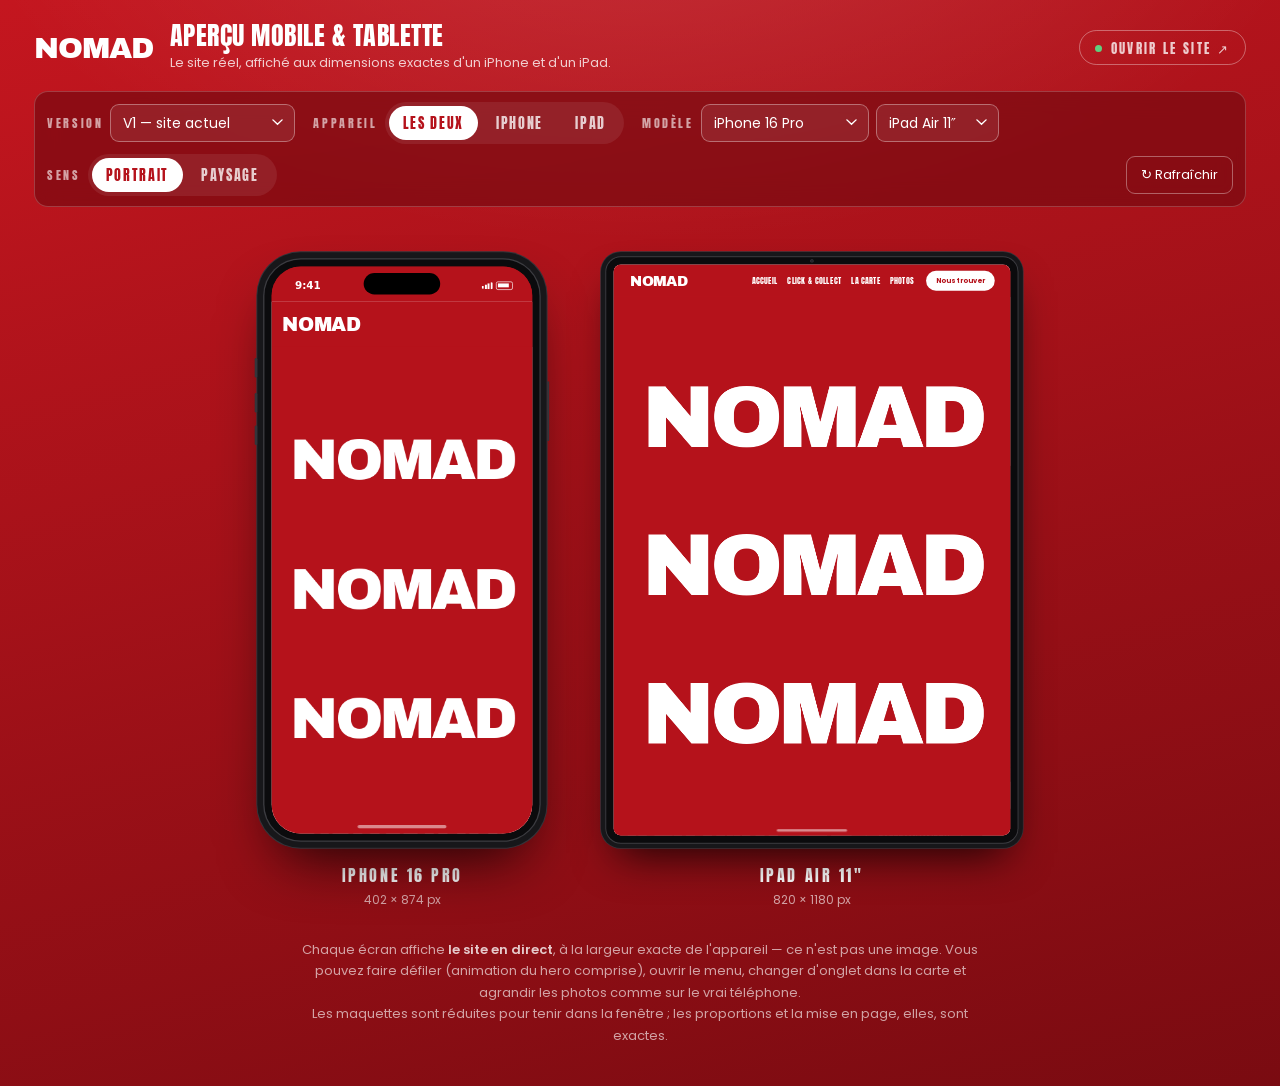
<file: apercu.html>
<!DOCTYPE html>
<html lang="fr">
<head>
<meta charset="utf-8">
<meta name="viewport" content="width=device-width, initial-scale=1">
<title>NOMAD — Aperçu mobile &amp; tablette</title>
<meta name="description" content="Rendu réel du site NOMAD sur iPhone et iPad.">
<meta name="robots" content="noindex">
<link rel="icon" href="assets/favicon.svg" type="image/svg+xml">
<link rel="preconnect" href="https://fonts.googleapis.com">
<link rel="preconnect" href="https://fonts.gstatic.com" crossorigin>
<link href="https://fonts.googleapis.com/css2?family=Anton&family=Archivo+Black&family=Poppins:wght@400;500;600;700&display=swap" rel="stylesheet">
<style>
  :root {
    --c1: #B5121B;
    --c1-d: #7a0b11;
    --c2: #FFFFFF;
    --c3: #FFFFFF;
    --c2-60: rgba(255, 255, 255, 0.78);
    --c2-40: rgba(255, 255, 255, 0.62);
    --line:  rgba(255, 255, 255, 0.2);
    --line-2:rgba(255, 255, 255, 0.35);
    --f-logo:  'Archivo Black', sans-serif;
    --f-title: 'Anton', sans-serif;
    --f-body:  'Poppins', system-ui, sans-serif;
    --f-label: 'Anton', sans-serif;
  }
  * { box-sizing: border-box; }
  body {
    margin: 0;
    min-height: 100vh;
    background:
      radial-gradient(1100px 600px at 50% -12%, rgba(255, 255, 255, 0.12), transparent 62%),
      linear-gradient(165deg, #c4161f, var(--c1-d));
    color: var(--c2);
    font-family: var(--f-body);
    -webkit-font-smoothing: antialiased;
  }
  a { color: inherit; text-decoration: none; }
  button, select { font: inherit; color: inherit; }
  :focus-visible { outline: 2px solid var(--c3); outline-offset: 3px; }

  /* ---------- En-tête ---------- */
  .head {
    display: flex; align-items: center; gap: 16px;
    padding: 22px clamp(16px, 3vw, 34px) 0;
  }
  .head__logo { font-family: var(--f-logo); font-size: 30px; letter-spacing: -0.03em; line-height: 1; }
  .head h1 {
    margin: 0;
    font-family: var(--f-title); font-weight: 400;
    font-size: clamp(19px, 2.2vw, 26px);
    text-transform: uppercase; letter-spacing: 0.02em; line-height: 1;
  }
  .head p { margin: 5px 0 0; font-size: 13px; color: var(--c2-60); }
  .head__spacer { flex: 1; }
  .head__live {
    display: inline-flex; align-items: center; gap: 9px;
    font-family: var(--f-label); font-size: 13px;
    letter-spacing: 0.18em; text-transform: uppercase; color: var(--c2-60);
    border: 1px solid var(--line-2); border-radius: 999px; padding: 8px 15px 6px;
    transition: background 0.25s, color 0.25s;
  }
  .head__live:hover { background: var(--c2); color: var(--c1); }
  .head__live i { width: 7px; height: 7px; border-radius: 50%; background: #5fd07f; }
  @media (max-width: 720px) { .head__live { display: none; } }

  /* ---------- Barre de contrôle ---------- */
  .bar {
    position: sticky; top: 0; z-index: 30;
    margin: 18px clamp(16px, 3vw, 34px) 0;
    padding: 10px 12px;
    display: flex; flex-wrap: wrap; align-items: center; gap: 10px 18px;
    background: rgba(122, 11, 17, 0.72);
    backdrop-filter: blur(12px);
    border: 1px solid var(--line);
    border-radius: 14px;
  }
  .grp { display: flex; align-items: center; gap: 7px; }
  .grp > b {
    font-family: var(--f-label); font-weight: 400; font-size: 12px;
    letter-spacing: 0.22em; text-transform: uppercase; color: var(--c2-40);
  }
  select {
    background: rgba(255, 255, 255, 0.08);
    border: 1px solid var(--line-2); border-radius: 9px;
    padding: 8px 32px 8px 12px; font-size: 14px; cursor: pointer;
    appearance: none;
    background-image: url("data:image/svg+xml,%3Csvg xmlns='http://www.w3.org/2000/svg' viewBox='0 0 12 8'%3E%3Cpath d='M1 1l5 5 5-5' stroke='%23ffffff' stroke-width='1.6' fill='none' stroke-linecap='round'/%3E%3C/svg%3E");
    background-repeat: no-repeat; background-position: right 11px center; background-size: 11px;
  }
  select option { background: #fff; color: #111; }
  .seg { display: flex; gap: 4px; padding: 4px; background: rgba(255, 255, 255, 0.08); border-radius: 999px; }
  .seg button {
    background: none; border: 0; cursor: pointer;
    padding: 7px 14px 6px; border-radius: 999px;
    font-family: var(--f-label); font-size: 14px;
    letter-spacing: 0.12em; text-transform: uppercase; color: var(--c2-60);
    white-space: nowrap; transition: background 0.25s, color 0.25s;
  }
  .seg button:hover { color: var(--c2); }
  .seg button[aria-pressed="true"] { background: var(--c2); color: var(--c1); }
  .bar__spacer { flex: 1; }
  .ghost {
    background: none; border: 1px solid var(--line-2); border-radius: 9px;
    padding: 8px 14px; font-size: 13px; cursor: pointer;
    transition: border-color 0.25s, background 0.25s;
  }
  .ghost:hover { border-color: var(--c3); background: rgba(255, 255, 255, 0.12); }

  /* ---------- Scène ---------- */
  .stage {
    display: flex; flex-wrap: nowrap; align-items: flex-start; justify-content: center;
    gap: clamp(20px, 4vw, 64px);
    padding: clamp(22px, 3.5vw, 44px) clamp(16px, 3vw, 34px) 30px;
  }

  .dev { margin: 0; display: flex; flex-direction: column; align-items: center; gap: 14px; }
  .dev__box { position: relative; }
  .dev__scale { position: absolute; top: 0; left: 0; padding: 13px; transform-origin: top left; }

  .dev__shell {
    position: relative;
    background: #0b0b0d;
    border-radius: var(--r);
    padding: var(--bez);
    box-shadow:
      0 0 0 2px #3c3c41,
      0 0 0 11px #17171a,
      0 0 0 12.5px #34343a,
      0 46px 90px -24px rgba(0, 0, 0, 0.85);
  }
  .dev__screen {
    position: relative;
    width: var(--w); height: var(--h);
    border-radius: calc(var(--r) - var(--bez));
    overflow: hidden;
    background: var(--c1);
  }
  .dev__screen iframe { width: 100%; height: 100%; border: 0; display: block; background: #fff; }

  /* Barre d'état (iPhone, portrait) : le site commence dessous, comme dans Safari */
  .dev__status {
    position: absolute; top: 0; left: 0; right: 0; height: 54px; z-index: 4;
    display: flex; align-items: center; justify-content: space-between;
    padding: 4px 30px 0 36px; pointer-events: none;
    font: 600 16px/1 -apple-system, system-ui, sans-serif;
    background: var(--sb-bg, #B5121B); color: var(--sb-fg, #fff);
  }
  .dev__status i { display: inline-flex; gap: 5px; align-items: center; font-style: normal; }
  .dev__status i::before { content: ''; width: 17px; height: 11px; border-radius: 2px; background:
    linear-gradient(currentColor, currentColor) 0 100% / 3px 40% no-repeat,
    linear-gradient(currentColor, currentColor) 4.5px 100% / 3px 60% no-repeat,
    linear-gradient(currentColor, currentColor) 9px 100% / 3px 80% no-repeat,
    linear-gradient(currentColor, currentColor) 13.5px 100% / 3px 100% no-repeat; }
  .dev__status i::after { content: ''; width: 24px; height: 11px; border-radius: 3px; border: 1.5px solid currentColor;
    background: linear-gradient(currentColor, currentColor) 1.5px 50% / 70% 6px no-repeat; }
  .dev__screen.has-status iframe { height: calc(100% - 54px); margin-top: 54px; }

  /* Dynamic Island (iPhone, portrait) */
  .dev__island {
    position: absolute; top: 10px; left: 50%; transform: translateX(-50%);
    width: 118px; height: 33px; border-radius: 20px;
    background: #000; z-index: 5; pointer-events: none;
  }
  /* Barre d'accueil */
  .dev__home {
    position: absolute; left: 50%; bottom: 8px; transform: translateX(-50%);
    width: 34%; max-width: 145px; height: 5px; border-radius: 3px;
    background: rgba(255, 255, 255, 0.5); z-index: 5; pointer-events: none;
  }
  /* Boutons latéraux (iPhone) */
  .dev--phone .dev__shell::before,
  .dev--phone .dev__shell::after {
    content: ''; position: absolute; background: #34343a; border-radius: 3px;
  }
  .dev--phone .dev__shell::before {
    left: -15px; top: 17%; width: 3.5px; height: 30px;
    box-shadow: 0 54px 0 #34343a, 0 104px 0 #34343a;
  }
  .dev--phone .dev__shell::after { right: -15px; top: 21%; width: 3.5px; height: 92px; }
  /* Caméra frontale (iPad) : dans la bordure, bord long en paysage */
  .dev--tablet .dev__shell::before {
    content: ''; position: absolute;
    width: 7px; height: 7px; border-radius: 50%;
    background: #23232a; box-shadow: inset 0 0 0 1px #45454d;
    top: 4px; left: 50%; transform: translateX(-50%);
  }
  .dev--tablet .dev__shell[data-land="true"]::before {
    top: 50%; left: 4px; transform: translateY(-50%);
  }

  .dev figcaption { text-align: center; }
  .dev__name {
    font-family: var(--f-label); font-size: 16px;
    letter-spacing: 0.16em; text-transform: uppercase; color: var(--c2);
  }
  .dev__size { display: block; margin-top: 2px; font-size: 12px; color: var(--c2-40); }

  /* ---------- Note ---------- */
  .note {
    margin: 0 auto 40px;
    max-width: 760px;
    padding: 0 clamp(16px, 3vw, 34px);
    text-align: center;
    font-size: 13px; line-height: 1.65; color: var(--c2-40);
  }
  .note b { color: var(--c2-60); font-weight: 600; }

  @media (max-width: 860px) {
    .stage { flex-wrap: wrap; }
    .bar__spacer { display: none; }
  }
  @media (prefers-reduced-motion: reduce) { * { transition: none !important; } }
</style>
</head>
<body>

<header class="head">
  <span class="head__logo" aria-hidden="true">NOMAD</span>
  <div>
    <h1>Aperçu mobile &amp; tablette</h1>
    <p>Le site réel, affiché aux dimensions exactes d'un iPhone et d'un iPad.</p>
  </div>
  <span class="head__spacer"></span>
  <a class="head__live" id="live" href="index.html" target="_blank" rel="noopener"><i></i> Ouvrir le site ↗</a>
</header>

<div class="bar">
  <div class="grp">
    <b>Version</b>
    <select id="page" aria-label="Version du site">
      <option value="index.html">V1 — site actuel</option>
      <option value="v2/index.html">V2 — expérimentale</option>
    </select>
  </div>

  <div class="grp">
    <b>Appareil</b>
    <div class="seg" id="mode" role="group" aria-label="Appareil affiché">
      <button type="button" data-mode="both" aria-pressed="true">Les deux</button>
      <button type="button" data-mode="phone" aria-pressed="false">iPhone</button>
      <button type="button" data-mode="tablet" aria-pressed="false">iPad</button>
    </div>
  </div>

  <div class="grp">
    <b>Modèle</b>
    <select id="phone" aria-label="Modèle d'iPhone">
      <option value="402x874" selected>iPhone 16 Pro</option>
      <option value="440x956">iPhone 16 Pro Max</option>
      <option value="393x852">iPhone 16</option>
      <option value="375x812">iPhone SE / mini</option>
    </select>
    <select id="tablet" aria-label="Modèle d'iPad">
      <option value="820x1180" selected>iPad Air 11″</option>
      <option value="834x1210">iPad Pro 11″</option>
      <option value="1032x1376">iPad Pro 13″</option>
    </select>
  </div>

  <div class="grp">
    <b>Sens</b>
    <div class="seg" id="orient" role="group" aria-label="Orientation">
      <button type="button" data-orient="portrait" aria-pressed="true">Portrait</button>
      <button type="button" data-orient="landscape" aria-pressed="false">Paysage</button>
    </div>
  </div>

  <span class="bar__spacer"></span>
  <button class="ghost" type="button" id="reload">↻ Rafraîchir</button>
</div>

<div class="stage" id="stage"></div>

<p class="note">
  Chaque écran affiche <b>le site en direct</b>, à la largeur exacte de l'appareil — ce n'est pas une image.
  Vous pouvez faire défiler (animation du hero comprise), ouvrir le menu, changer d'onglet dans la carte et agrandir les photos comme sur le vrai téléphone.
  <br>Les maquettes sont réduites pour tenir dans la fenêtre ; les proportions et la mise en page, elles, sont exactes.
</p>

<script>
(function () {
  'use strict';

  var stage   = document.getElementById('stage');
  var pageSel = document.getElementById('page');
  var phoneSel= document.getElementById('phone');
  var tabletSel=document.getElementById('tablet');

  var state = { page: 'index.html', mode: 'both', orient: 'portrait' };

  function dims(sel) {
    var p = sel.value.split('x');
    return { w: +p[0], h: +p[1], label: sel.options[sel.selectedIndex].text };
  }

  // Construit une maquette. Le cadre est rendu à sa taille réelle puis réduit
  // par transform, afin que la page interne voie bien la vraie largeur CSS.
  function build(kind, d) {
    var land = state.orient === 'landscape';
    var w = land ? d.h : d.w;
    var h = land ? d.w : d.h;
    var phone = kind === 'phone';

    var fig = document.createElement('figure');
    fig.className = 'dev dev--' + kind;

    var box = document.createElement('div');
    box.className = 'dev__box';

    var scale = document.createElement('div');
    scale.className = 'dev__scale';

    var shell = document.createElement('div');
    shell.className = 'dev__shell';
    shell.style.setProperty('--w', w + 'px');
    shell.style.setProperty('--h', h + 'px');
    shell.style.setProperty('--bez', phone ? '11px' : '15px');
    shell.style.setProperty('--r', phone ? (land ? '52px' : '56px') : '30px');

    var screen = document.createElement('div');
    screen.className = 'dev__screen';

    var frame = document.createElement('iframe');
    frame.src = state.page;
    frame.title = d.label + ' — ' + pageSel.options[pageSel.selectedIndex].text;
    frame.loading = 'eager';
    screen.appendChild(frame);

    // L'encoche n'existe qu'en haut de l'écran en portrait.
    if (phone && !land) {
      var v2 = state.page.indexOf('v2/') === 0;
      var sb = document.createElement('div');
      sb.className = 'dev__status';
      sb.style.setProperty('--sb-bg', v2 ? '#F4EDE1' : '#B5121B');
      sb.style.setProperty('--sb-fg', v2 ? '#1C1613' : '#FFFFFF');
      sb.innerHTML = '<span>9:41</span><i aria-hidden="true"></i>';
      screen.appendChild(sb);
      screen.classList.add('has-status');
      var isl = document.createElement('div');
      isl.className = 'dev__island';
      screen.appendChild(isl);
    }
    var home = document.createElement('div');
    home.className = 'dev__home';
    screen.appendChild(home);

    shell.appendChild(screen);

    // Caméra de l'iPad : bord long en paysage, bord court en portrait.
    if (!phone) shell.dataset.land = String(land);

    scale.appendChild(shell);
    box.appendChild(scale);

    var cap = document.createElement('figcaption');
    cap.innerHTML = '<span class="dev__name">' + d.label + '</span>' +
                    '<span class="dev__size">' + w + ' × ' + h + ' px</span>';

    fig.appendChild(box);
    fig.appendChild(cap);
    return { fig: fig, box: box, scale: scale, shell: shell };
  }

  var built = [];

  function render() {
    stage.innerHTML = '';
    built = [];

    var list = [];
    if (state.mode === 'both' || state.mode === 'phone')  list.push(['phone',  dims(phoneSel)]);
    if (state.mode === 'both' || state.mode === 'tablet') list.push(['tablet', dims(tabletSel)]);

    list.forEach(function (it) {
      var b = build(it[0], it[1]);
      stage.appendChild(b.fig);
      built.push(b);
    });

    fit();
  }

  // Réduit chaque maquette pour qu'elle tienne dans la fenêtre, sans jamais
  // l'agrandir au-delà de sa taille réelle.
  function fit() {
    if (!built.length) return;

    var styles = getComputedStyle(stage);
    var gap = parseFloat(styles.columnGap) || 0;
    var padX = parseFloat(styles.paddingLeft) + parseFloat(styles.paddingRight);
    var availW = (stage.clientWidth - padX - gap * (built.length - 1)) / built.length;
    var availH = window.innerHeight - stage.getBoundingClientRect().top - 110;

    built.forEach(function (b) {
      b.scale.style.transform = 'none';
      var ow = b.scale.offsetWidth;
      var oh = b.scale.offsetHeight;
      var s = Math.min(1, availW / ow, availH / oh);
      if (!isFinite(s) || s <= 0) s = 1;
      b.scale.style.transform = 'scale(' + s + ')';
      b.box.style.width  = Math.round(ow * s) + 'px';
      b.box.style.height = Math.round(oh * s) + 'px';
    });
  }

  function press(box, attr, value) {
    Array.prototype.forEach.call(box.querySelectorAll('button'), function (b) {
      b.setAttribute('aria-pressed', String(b.dataset[attr] === value));
    });
  }

  pageSel.addEventListener('change', function () {
    state.page = pageSel.value;
    document.getElementById('live').href = state.page;
    render();
  });
  phoneSel.addEventListener('change', render);
  tabletSel.addEventListener('change', render);

  document.getElementById('mode').addEventListener('click', function (e) {
    var b = e.target.closest('button'); if (!b) return;
    state.mode = b.dataset.mode; press(this, 'mode', state.mode); render();
  });
  document.getElementById('orient').addEventListener('click', function (e) {
    var b = e.target.closest('button'); if (!b) return;
    state.orient = b.dataset.orient; press(this, 'orient', state.orient); render();
  });
  document.getElementById('reload').addEventListener('click', render);

  var t;
  window.addEventListener('resize', function () { clearTimeout(t); t = setTimeout(fit, 120); });

  render();
})();
</script>
</body>
</html>
</file>
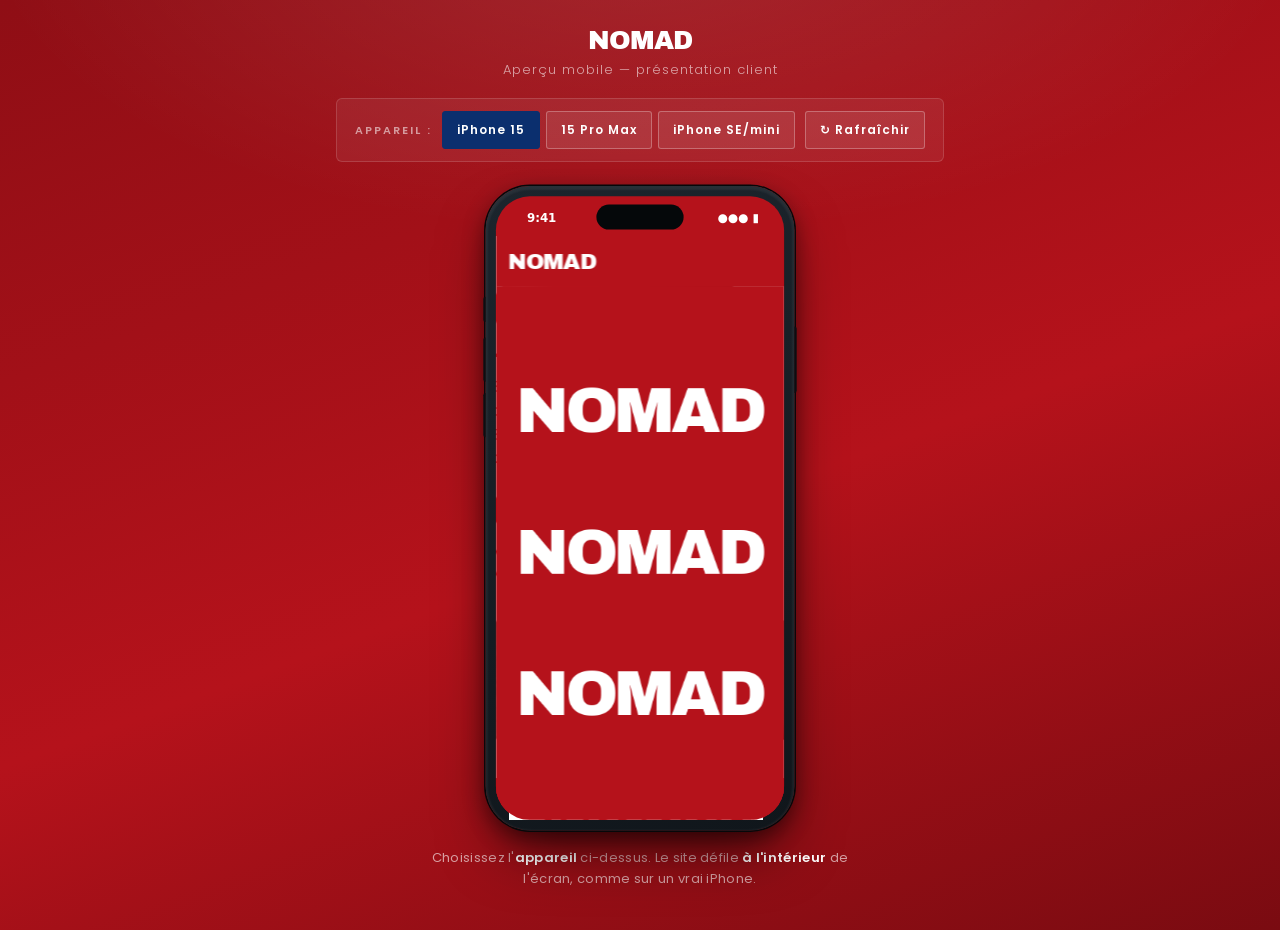
<file: demo-iphone.html>
<!DOCTYPE html>
<html lang="fr">
<head>
<meta charset="utf-8">
<meta name="viewport" content="width=device-width, initial-scale=1">
<title>NOMAD — Aperçu iPhone</title>
<link rel="icon" href="assets/favicon.svg">
<link rel="preconnect" href="https://fonts.googleapis.com">
<link rel="preconnect" href="https://fonts.gstatic.com" crossorigin>
<link href="https://fonts.googleapis.com/css2?family=Anton&family=Archivo+Black&family=Poppins:wght@400;500;600;700&display=swap" rel="stylesheet">
<style>
  :root{
    --c1:#B5121B; --c1-dark:#8f0e15; --c2:#FFFFFF; --c3:#0B2F6E; --c3-dark:#08234f;
    --ff-title:'Archivo Black',sans-serif; --ff-body:'Poppins',system-ui,sans-serif;
    /* Dimensions écran (points CSS) — pilotées par le choix d'appareil */
    --screen-w:390px; --screen-h:844px; --bezel:14px; --radius:60px;
    --scale:1;
  }
  *{margin:0;padding:0;box-sizing:border-box;}
  html,body{min-height:100%;}
  body{
    font-family:var(--ff-body);
    background:
      radial-gradient(1100px 520px at 50% -8%, rgba(255,255,255,0.10), transparent 60%),
      linear-gradient(160deg, #8f0e15 0%, #B5121B 55%, #7a0b11 100%);
    color:var(--c2);
    display:flex; flex-direction:column; align-items:center;
    padding:26px 16px 40px; min-height:100vh; min-height:100dvh; overflow-x:hidden;
  }

  header.demo-head{ text-align:center; margin-bottom:18px; }
  .demo-head .brand{
    font-family:var(--ff-title); font-weight:400; text-transform:uppercase;
    letter-spacing:-1px; font-size:clamp(18px,2.6vw,26px); color:var(--c2);
  }
  .demo-head .sub{
    font-family:var(--ff-body); font-weight:300; letter-spacing:1px;
    font-size:13px; color:rgba(255,255,255,0.6); margin-top:6px;
  }

  /* Barre de contrôles */
  .toolbar{
    display:flex; flex-wrap:wrap; align-items:center; justify-content:center;
    gap:10px 18px; margin-bottom:24px;
    background:rgba(255,255,255,0.06);
    border:1px solid rgba(255,255,255,0.14);
    border-radius:6px; padding:12px 18px;
  }
  .toolbar .group{ display:flex; align-items:center; gap:10px; }
  .toolbar .lbl{
    font-size:11px; letter-spacing:2px; text-transform:uppercase;
    color:rgba(255,255,255,0.55); font-weight:600;
  }
  .toolbar select{
    font-family:var(--ff-body); font-size:14px; color:var(--c2);
    background:rgba(255,255,255,0.08); border:1px solid rgba(255,255,255,0.28);
    padding:8px 12px; border-radius:3px; cursor:pointer; outline:none;
  }
  .toolbar select option{ color:#111; }
  .seg{ display:flex; gap:6px; flex-wrap:wrap; }
  .seg button, .toolbar .refresh{
    font-family:var(--ff-body); font-weight:600; font-size:12px; letter-spacing:1px;
    color:var(--c2); cursor:pointer; white-space:nowrap;
    background:rgba(255,255,255,0.08); border:1px solid rgba(255,255,255,0.28);
    padding:9px 14px; border-radius:3px; transition:all .2s ease;
  }
  .seg button:hover, .toolbar .refresh:hover{ background:rgba(255,255,255,0.16); }
  .seg button.is-active{ background:var(--c3); border-color:var(--c3); color:var(--c2); }

  /* Zone d'affichage — le cadre est mis à l'échelle pour tenir dans la fenêtre */
  .stage{
    width:100%; display:flex; justify-content:center; align-items:flex-start;
    height:calc((var(--screen-h) + var(--bezel)*2) * var(--scale));
  }
  .phone-wrap{ transform:scale(var(--scale)); transform-origin:top center; }

  /* Cadre iPhone */
  .phone{
    position:relative;
    width:calc(var(--screen-w) + var(--bezel)*2);
    height:calc(var(--screen-h) + var(--bezel)*2);
    background:linear-gradient(160deg,#1c252d,#10161b);
    border-radius:var(--radius); padding:var(--bezel);
    box-shadow:
      0 0 0 2px #05080a,
      0 2px 3px 3px rgba(255,255,255,0.06) inset,
      0 40px 80px -20px rgba(0,0,0,0.65),
      0 10px 30px rgba(0,0,0,0.45);
  }
  .phone::before{ content:""; position:absolute; right:-3px; top:190px; width:3px; height:90px; background:#0a0f13; border-radius:0 3px 3px 0; }
  .side-btn{ position:absolute; left:-3px; width:3px; background:#0a0f13; border-radius:3px 0 0 3px; }
  .side-btn.silent{ top:150px; height:34px; }
  .side-btn.vup{ top:205px; height:60px; }
  .side-btn.vdown{ top:280px; height:60px; }

  .screen{
    position:relative; width:var(--screen-w); height:var(--screen-h);
    background:var(--c1); border-radius:calc(var(--radius) - var(--bezel)); overflow:hidden;
  }
  .screen iframe{ width:var(--screen-w); height:calc(var(--screen-h) - 54px); margin-top:54px; border:0; display:block; background:var(--c1); }
  /* Barre d’état simulée (heure, réseau) — le site commence sous l’encoche comme dans Safari */
  .statusbar{ position:absolute; top:0; left:0; right:0; height:54px; display:flex; align-items:center; justify-content:space-between; padding:6px 34px 0 42px; color:#fff; font:600 16px/1 -apple-system,system-ui,sans-serif; z-index:4; pointer-events:none; }
  .island{
    position:absolute; top:11px; left:50%; transform:translateX(-50%);
    width:118px; height:34px; background:#05080a; border-radius:20px; z-index:5; pointer-events:none;
  }

  .hint{ margin-top:18px; font-size:13px; letter-spacing:.3px; color:rgba(255,255,255,0.6); text-align:center; max-width:460px; line-height:1.6; }
  .hint b{ color:var(--c2); font-weight:600; }
</style>
</head>
<body>

<header class="demo-head">
  <div class="brand">NOMAD</div>
  <div class="sub">Aperçu mobile — présentation client</div>
</header>

<div class="toolbar">
  <div class="group">
    <span class="lbl">Appareil :</span>
    <div class="seg" id="deviceSeg">
      <button data-w="390" data-h="844" data-r="60" class="is-active">iPhone 15</button>
      <button data-w="430" data-h="932" data-r="64">15 Pro Max</button>
      <button data-w="375" data-h="812" data-r="52">iPhone SE/mini</button>
    </div>
    <button class="refresh" id="refreshBtn" title="Recharger la page">↻ Rafraîchir</button>
  </div>
</div>

<div class="stage" id="stage">
  <div class="phone-wrap">
    <div class="phone">
      <span class="side-btn silent"></span>
      <span class="side-btn vup"></span>
      <span class="side-btn vdown"></span>
      <div class="screen">
        <div class="island"></div>
        <div class="statusbar"><span>9:41</span><span>●●● ▮</span></div>
        <iframe id="phoneFrame" src="index.html" title="Aperçu mobile du site" loading="eager"></iframe>
      </div>
    </div>
  </div>
</div>

<p class="hint">Choisissez l'<b>appareil</b> ci-dessus. Le site défile <b>à l'intérieur</b> de l'écran, comme sur un vrai iPhone.</p>

<script>
(function(){
  var root   = document.documentElement;
  var frame  = document.getElementById('phoneFrame');
  var seg    = document.getElementById('deviceSeg');
  var refresh= document.getElementById('refreshBtn');

  // Masque la barre de défilement dans le cadre (illusion iPhone)
  function hideFrameScrollbar(){
    try{
      var doc = frame.contentDocument; if(!doc) return;
      if(doc.getElementById('__demoHideSb')) return;
      var s = doc.createElement('style');
      s.id='__demoHideSb';
      s.textContent='html{scrollbar-width:none;-ms-overflow-style:none;}html::-webkit-scrollbar{width:0;height:0;display:none;}';
      (doc.head||doc.documentElement).appendChild(s);
    }catch(e){}
  }
  frame.addEventListener('load', hideFrameScrollbar);

  // Adapte l'échelle du cadre pour qu'il tienne dans la hauteur/largeur dispo
  function fit(){
    var w = parseInt(getComputedStyle(root).getPropertyValue('--screen-w')) + 28;
    var h = parseInt(getComputedStyle(root).getPropertyValue('--screen-h')) + 28;
    var availH = window.innerHeight - document.querySelector('.stage').getBoundingClientRect().top - 70;
    var availW = Math.min(window.innerWidth - 32, 900);
    var scale = Math.min(1, availH / h, availW / w);
    if(!isFinite(scale) || scale <= 0) scale = 1;
    root.style.setProperty('--scale', scale.toFixed(3));
  }

  // Choix de l'appareil
  seg.addEventListener('click', function(e){
    var b = e.target.closest('button[data-w]'); if(!b) return;
    seg.querySelectorAll('button').forEach(function(x){ x.classList.toggle('is-active', x===b); });
    root.style.setProperty('--screen-w', b.dataset.w + 'px');
    root.style.setProperty('--screen-h', b.dataset.h + 'px');
    root.style.setProperty('--radius',   b.dataset.r + 'px');
    fit();
  });

  // Choix de la page

  // Rafraîchir
  refresh.addEventListener('click', function(){
    try{ frame.contentWindow.location.reload(); }
    catch(e){ frame.src = frame.src; }
  });

  window.addEventListener('resize', fit);
  fit();
  hideFrameScrollbar();
})();
</script>
</body>
</html>
</file>
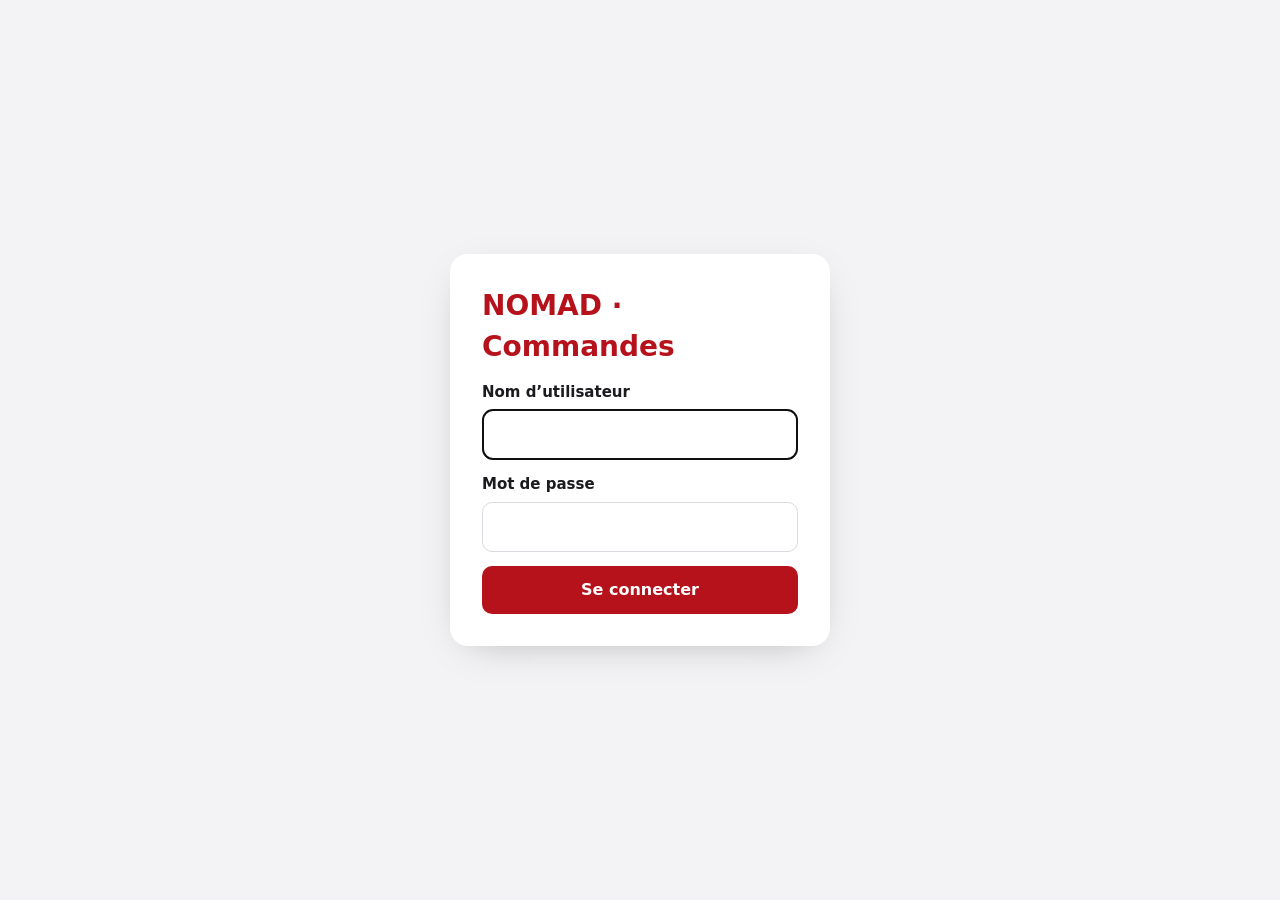
<file: admin/login.html>
<!DOCTYPE html>
<html lang="fr">
<head>
<meta charset="utf-8">
<meta name="viewport" content="width=device-width, initial-scale=1">
<meta name="robots" content="noindex, nofollow">
<title>Connexion — NOMAD back-office</title>
<link rel="icon" href="/assets/favicon.svg" type="image/svg+xml">
<link rel="stylesheet" href="/admin/assets/admin.css">
</head>
<body>
<div class="login">
  <form id="loginForm">
    <h1>NOMAD · Commandes</h1>
    <label>Nom d’utilisateur<input name="username" autocomplete="username" autocapitalize="none" spellcheck="false" required autofocus></label>
    <label>Mot de passe<input type="password" name="password" autocomplete="current-password" required></label>
    <p class="error" id="loginError" role="alert" hidden></p>
    <button type="submit">Se connecter</button>
  </form>
</div>
<script>
  document.getElementById('loginForm').addEventListener('submit', async e => {
    e.preventDefault();
    const err = document.getElementById('loginError');
    err.hidden = true;
    try {
      const r = await fetch('/api/admin/login', {
        method: 'POST',
        headers: { 'Content-Type': 'application/json' },
        body: JSON.stringify({ username: e.target.username.value, password: e.target.password.value })
      });
      // retour vers la page demandée (?next=), seulement si c'est une page du back-office ; sinon les commandes
      const next = new URLSearchParams(location.search).get('next');
      if (r.ok) return location.replace(/^\/admin\/(orders|orders\/archive|products)$/.test(next || '') ? next : '/admin/orders');
      err.textContent = (await r.json()).error || 'Connexion impossible.';
    } catch (x) {
      err.textContent = 'Serveur injoignable.';
    }
    err.hidden = false;
  });
</script>
</body>
</html>
</file>
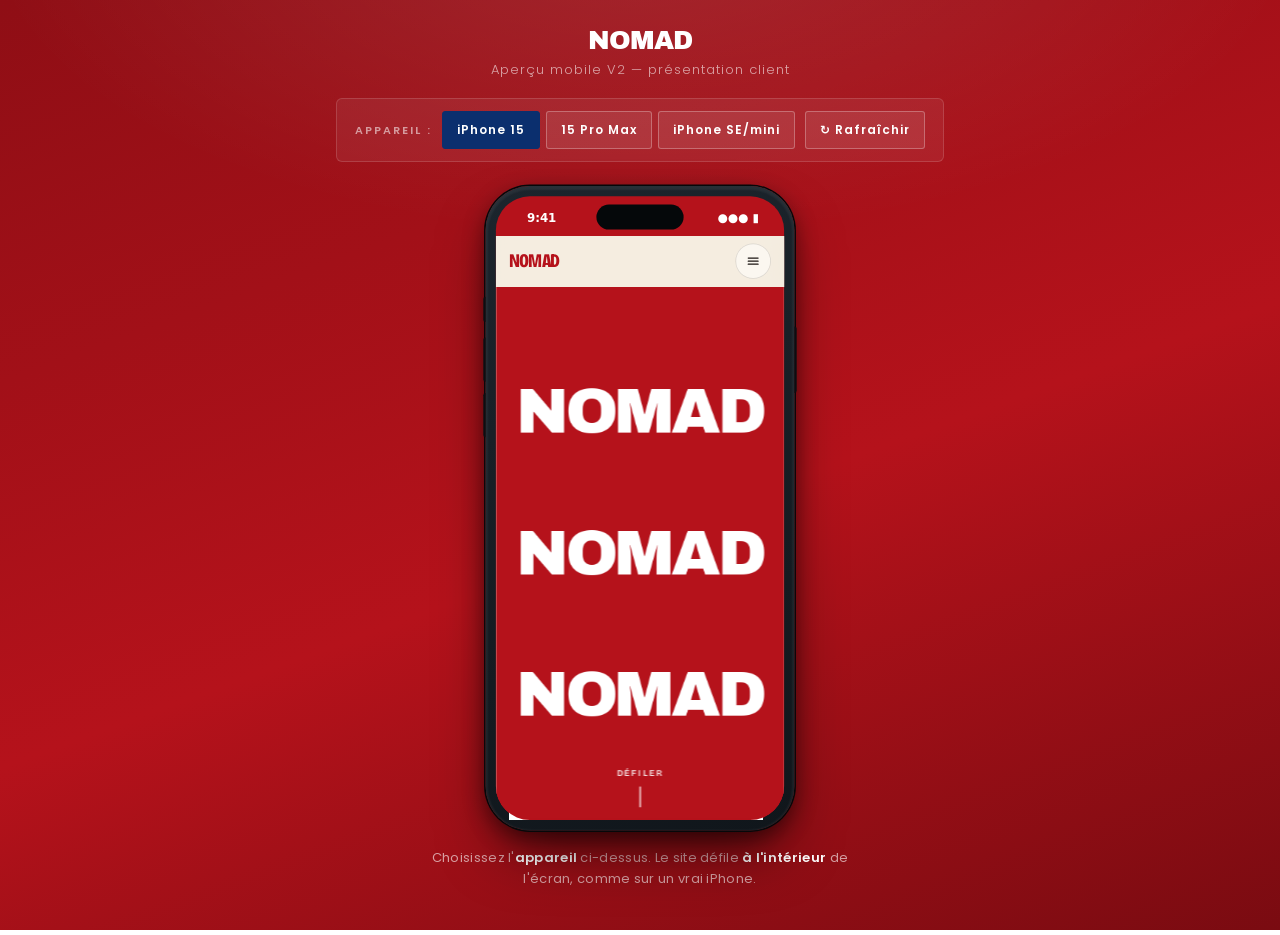
<file: v2/demo-iphone.html>
<!DOCTYPE html>
<html lang="fr">
<head>
<meta charset="utf-8">
<meta name="viewport" content="width=device-width, initial-scale=1">
<title>NOMAD V2 — Aperçu iPhone</title>
<link rel="icon" href="assets/favicon.svg">
<link rel="preconnect" href="https://fonts.googleapis.com">
<link rel="preconnect" href="https://fonts.gstatic.com" crossorigin>
<link href="https://fonts.googleapis.com/css2?family=Anton&family=Archivo+Black&family=Poppins:wght@400;500;600;700&display=swap" rel="stylesheet">
<style>
  :root{
    --c1:#B5121B; --c1-dark:#8f0e15; --c2:#FFFFFF; --c3:#0B2F6E; --c3-dark:#08234f;
    --ff-title:'Archivo Black',sans-serif; --ff-body:'Poppins',system-ui,sans-serif;
    /* Dimensions écran (points CSS) — pilotées par le choix d'appareil */
    --screen-w:390px; --screen-h:844px; --bezel:14px; --radius:60px;
    --scale:1;
  }
  *{margin:0;padding:0;box-sizing:border-box;}
  html,body{min-height:100%;}
  body{
    font-family:var(--ff-body);
    background:
      radial-gradient(1100px 520px at 50% -8%, rgba(255,255,255,0.10), transparent 60%),
      linear-gradient(160deg, #8f0e15 0%, #B5121B 55%, #7a0b11 100%);
    color:var(--c2);
    display:flex; flex-direction:column; align-items:center;
    padding:26px 16px 40px; min-height:100vh; min-height:100dvh; overflow-x:hidden;
  }

  header.demo-head{ text-align:center; margin-bottom:18px; }
  .demo-head .brand{
    font-family:var(--ff-title); font-weight:400; text-transform:uppercase;
    letter-spacing:-1px; font-size:clamp(18px,2.6vw,26px); color:var(--c2);
  }
  .demo-head .sub{
    font-family:var(--ff-body); font-weight:300; letter-spacing:1px;
    font-size:13px; color:rgba(255,255,255,0.6); margin-top:6px;
  }

  /* Barre de contrôles */
  .toolbar{
    display:flex; flex-wrap:wrap; align-items:center; justify-content:center;
    gap:10px 18px; margin-bottom:24px;
    background:rgba(255,255,255,0.06);
    border:1px solid rgba(255,255,255,0.14);
    border-radius:6px; padding:12px 18px;
  }
  .toolbar .group{ display:flex; align-items:center; gap:10px; }
  .toolbar .lbl{
    font-size:11px; letter-spacing:2px; text-transform:uppercase;
    color:rgba(255,255,255,0.55); font-weight:600;
  }
  .toolbar select{
    font-family:var(--ff-body); font-size:14px; color:var(--c2);
    background:rgba(255,255,255,0.08); border:1px solid rgba(255,255,255,0.28);
    padding:8px 12px; border-radius:3px; cursor:pointer; outline:none;
  }
  .toolbar select option{ color:#111; }
  .seg{ display:flex; gap:6px; flex-wrap:wrap; }
  .seg button, .toolbar .refresh{
    font-family:var(--ff-body); font-weight:600; font-size:12px; letter-spacing:1px;
    color:var(--c2); cursor:pointer; white-space:nowrap;
    background:rgba(255,255,255,0.08); border:1px solid rgba(255,255,255,0.28);
    padding:9px 14px; border-radius:3px; transition:all .2s ease;
  }
  .seg button:hover, .toolbar .refresh:hover{ background:rgba(255,255,255,0.16); }
  .seg button.is-active{ background:var(--c3); border-color:var(--c3); color:var(--c2); }

  /* Zone d'affichage — le cadre est mis à l'échelle pour tenir dans la fenêtre */
  .stage{
    width:100%; display:flex; justify-content:center; align-items:flex-start;
    height:calc((var(--screen-h) + var(--bezel)*2) * var(--scale));
  }
  .phone-wrap{ transform:scale(var(--scale)); transform-origin:top center; }

  /* Cadre iPhone */
  .phone{
    position:relative;
    width:calc(var(--screen-w) + var(--bezel)*2);
    height:calc(var(--screen-h) + var(--bezel)*2);
    background:linear-gradient(160deg,#1c252d,#10161b);
    border-radius:var(--radius); padding:var(--bezel);
    box-shadow:
      0 0 0 2px #05080a,
      0 2px 3px 3px rgba(255,255,255,0.06) inset,
      0 40px 80px -20px rgba(0,0,0,0.65),
      0 10px 30px rgba(0,0,0,0.45);
  }
  .phone::before{ content:""; position:absolute; right:-3px; top:190px; width:3px; height:90px; background:#0a0f13; border-radius:0 3px 3px 0; }
  .side-btn{ position:absolute; left:-3px; width:3px; background:#0a0f13; border-radius:3px 0 0 3px; }
  .side-btn.silent{ top:150px; height:34px; }
  .side-btn.vup{ top:205px; height:60px; }
  .side-btn.vdown{ top:280px; height:60px; }

  .screen{
    position:relative; width:var(--screen-w); height:var(--screen-h);
    background:var(--c1); border-radius:calc(var(--radius) - var(--bezel)); overflow:hidden;
  }
  .screen iframe{ width:var(--screen-w); height:calc(var(--screen-h) - 54px); margin-top:54px; border:0; display:block; background:var(--c1); }
  /* Barre d’état simulée (heure, réseau) — le site commence sous l’encoche comme dans Safari */
  .statusbar{ position:absolute; top:0; left:0; right:0; height:54px; display:flex; align-items:center; justify-content:space-between; padding:6px 34px 0 42px; color:#fff; font:600 16px/1 -apple-system,system-ui,sans-serif; z-index:4; pointer-events:none; }
  .island{
    position:absolute; top:11px; left:50%; transform:translateX(-50%);
    width:118px; height:34px; background:#05080a; border-radius:20px; z-index:5; pointer-events:none;
  }

  .hint{ margin-top:18px; font-size:13px; letter-spacing:.3px; color:rgba(255,255,255,0.6); text-align:center; max-width:460px; line-height:1.6; }
  .hint b{ color:var(--c2); font-weight:600; }
</style>
</head>
<body>

<header class="demo-head">
  <div class="brand">NOMAD</div>
  <div class="sub">Aperçu mobile V2 — présentation client</div>
</header>

<div class="toolbar">
  <div class="group">
    <span class="lbl">Appareil :</span>
    <div class="seg" id="deviceSeg">
      <button data-w="390" data-h="844" data-r="60" class="is-active">iPhone 15</button>
      <button data-w="430" data-h="932" data-r="64">15 Pro Max</button>
      <button data-w="375" data-h="812" data-r="52">iPhone SE/mini</button>
    </div>
    <button class="refresh" id="refreshBtn" title="Recharger la page">↻ Rafraîchir</button>
  </div>
</div>

<div class="stage" id="stage">
  <div class="phone-wrap">
    <div class="phone">
      <span class="side-btn silent"></span>
      <span class="side-btn vup"></span>
      <span class="side-btn vdown"></span>
      <div class="screen">
        <div class="island"></div>
        <div class="statusbar"><span>9:41</span><span>●●● ▮</span></div>
        <iframe id="phoneFrame" src="index.html" title="Aperçu mobile du site" loading="eager"></iframe>
      </div>
    </div>
  </div>
</div>

<p class="hint">Choisissez l'<b>appareil</b> ci-dessus. Le site défile <b>à l'intérieur</b> de l'écran, comme sur un vrai iPhone.</p>

<script>
(function(){
  var root   = document.documentElement;
  var frame  = document.getElementById('phoneFrame');
  var seg    = document.getElementById('deviceSeg');
  var refresh= document.getElementById('refreshBtn');

  // Masque la barre de défilement dans le cadre (illusion iPhone)
  function hideFrameScrollbar(){
    try{
      var doc = frame.contentDocument; if(!doc) return;
      if(doc.getElementById('__demoHideSb')) return;
      var s = doc.createElement('style');
      s.id='__demoHideSb';
      s.textContent='html{scrollbar-width:none;-ms-overflow-style:none;}html::-webkit-scrollbar{width:0;height:0;display:none;}';
      (doc.head||doc.documentElement).appendChild(s);
    }catch(e){}
  }
  frame.addEventListener('load', hideFrameScrollbar);

  // Adapte l'échelle du cadre pour qu'il tienne dans la hauteur/largeur dispo
  function fit(){
    var w = parseInt(getComputedStyle(root).getPropertyValue('--screen-w')) + 28;
    var h = parseInt(getComputedStyle(root).getPropertyValue('--screen-h')) + 28;
    var availH = window.innerHeight - document.querySelector('.stage').getBoundingClientRect().top - 70;
    var availW = Math.min(window.innerWidth - 32, 900);
    var scale = Math.min(1, availH / h, availW / w);
    if(!isFinite(scale) || scale <= 0) scale = 1;
    root.style.setProperty('--scale', scale.toFixed(3));
  }

  // Choix de l'appareil
  seg.addEventListener('click', function(e){
    var b = e.target.closest('button[data-w]'); if(!b) return;
    seg.querySelectorAll('button').forEach(function(x){ x.classList.toggle('is-active', x===b); });
    root.style.setProperty('--screen-w', b.dataset.w + 'px');
    root.style.setProperty('--screen-h', b.dataset.h + 'px');
    root.style.setProperty('--radius',   b.dataset.r + 'px');
    fit();
  });

  // Choix de la page

  // Rafraîchir
  refresh.addEventListener('click', function(){
    try{ frame.contentWindow.location.reload(); }
    catch(e){ frame.src = frame.src; }
  });

  window.addEventListener('resize', fit);
  fit();
  hideFrameScrollbar();
})();
</script>
</body>
</html>
</file>
<file: admin/assets/admin.css>
/* =========================================================
   NOMAD — Back-office (commandes Click & Collect)
   ========================================================= */
:root {
  --red: #B5121B;
  --navy: #0B2F6E;
  --ink: #1B1B1F;
  --muted: #5F6070;
  --line: #DADAE0;
  --bg: #F3F3F5;
  --card: #FFFFFF;
  --new: #B5121B;
  --prep: #C26A00;
  --ready: #1F7A3A;
  --done: #5F6070;
  --soon-bg: #FFF4E0;
  --late-bg: #FDE7E8;
}
* { box-sizing: border-box; }
body { margin: 0; background: var(--bg); color: var(--ink); font: 15px/1.45 system-ui, -apple-system, 'Segoe UI', Roboto, sans-serif; }
a { color: var(--navy); }
button { font: inherit; cursor: pointer; }
.hidden, [hidden] { display: none !important; }

/* ---------- Barre du haut ---------- */
.bar {
  position: sticky; top: 0; z-index: 10;
  display: flex; align-items: center; gap: 16px; flex-wrap: wrap;
  padding: 12px 20px;
  background: var(--red); color: #fff;
}
.bar-logo { font-weight: 900; font-size: 22px; letter-spacing: -.02em; color: #fff; text-decoration: none; }
.bar-title { font-weight: 700; font-size: 17px; }
.bar-date { opacity: .85; }
.bar-nav { margin-left: auto; display: flex; gap: 8px; align-items: center; flex-wrap: wrap; }
.bar-nav a, .bar-nav button {
  color: #fff; background: rgba(255,255,255,.14); border: 0; border-radius: 999px;
  padding: 8px 14px; text-decoration: none; font-weight: 600; min-height: 40px; display: inline-flex; align-items: center;
}
.bar-nav a:hover, .bar-nav button:hover { background: rgba(255,255,255,.28); }
.bar-nav [aria-current="page"] { background: #fff; color: var(--red); }
.live { display: inline-flex; align-items: center; gap: 6px; font-size: 13px; font-weight: 600; }
.live::before { content: ''; width: 9px; height: 9px; border-radius: 50%; background: #7CF29C; }
.live.is-down::before { background: #FFD24D; }

main { max-width: 1400px; margin: 0 auto; padding: 20px; }

/* ---------- Résumé ---------- */
.summary { display: flex; gap: 10px; flex-wrap: wrap; align-items: center; margin-bottom: 18px; }
.pill { display: inline-flex; align-items: center; gap: 8px; padding: 8px 14px; border-radius: 999px; background: var(--card); border: 1px solid var(--line); font-weight: 600; }
.pill b { font-size: 18px; }
.pill--late { background: var(--late-bg); border-color: var(--red); color: var(--red); }
.summary-tools { margin-left: auto; display: flex; gap: 8px; flex-wrap: wrap; }
.tool { border: 1px solid var(--line); background: var(--card); border-radius: 999px; padding: 8px 14px; font-weight: 600; min-height: 40px; }
.tool[aria-pressed="true"] { background: var(--navy); border-color: var(--navy); color: #fff; }

/* ---------- Chronologie ---------- */
.slot { display: grid; grid-template-columns: 110px minmax(0, 1fr); gap: 16px; padding: 16px 0; border-top: 2px solid var(--line); }
.slot-time { position: sticky; top: 80px; align-self: start; }
.slot-time strong { display: block; font-size: 30px; font-weight: 800; line-height: 1; }
.slot-time span { font-size: 13px; color: var(--muted); font-weight: 600; }
.slot.is-soon .slot-time strong { color: var(--prep); }
.slot.is-late .slot-time strong { color: var(--red); }
.slot-cards { display: grid; grid-template-columns: repeat(auto-fill, minmax(320px, 1fr)); gap: 14px; }
.empty { padding: 48px 20px; text-align: center; color: var(--muted); font-size: 17px; background: var(--card); border-radius: 16px; }

/* ---------- Carte commande ---------- */
.order {
  background: var(--card);
  border: 2px solid var(--line);
  border-left-width: 8px;
  border-radius: 14px;
  padding: 14px 16px;
  display: flex; flex-direction: column; gap: 8px;
}
.order[data-status="NOUVELLE"] { border-color: var(--new); }
.order[data-status="EN_PREPARATION"] { border-color: var(--prep); }
.order[data-status="PRETE"] { border-color: var(--ready); }
.order[data-status="TERMINEE"], .order[data-status="ARCHIVEE"] { border-color: var(--line); border-left-color: var(--done); opacity: .72; }
.order.is-soon { background: var(--soon-bg); }
.order.is-late { background: var(--late-bg); }
.order.is-fresh { animation: fresh 1s ease-in-out 6; }
@keyframes fresh { 50% { box-shadow: 0 0 0 6px rgba(181,18,27,.35); } }

.order-head { display: flex; align-items: center; gap: 8px; flex-wrap: wrap; }
.order-ref { font-size: 26px; font-weight: 800; line-height: 1; margin-right: auto; }
.badge { font-size: 12px; font-weight: 800; letter-spacing: .04em; text-transform: uppercase; padding: 4px 10px; border-radius: 999px; color: #fff; background: var(--done); }
.badge[data-s="NOUVELLE"] { background: var(--new); }
.badge[data-s="EN_PREPARATION"] { background: var(--prep); }
.badge[data-s="PRETE"] { background: var(--ready); }
.badge--late { background: var(--red); animation: blink 1.2s steps(2) infinite; }
.badge--soon { background: var(--prep); }
@keyframes blink { 50% { opacity: .45; } }
.order-who { font-size: 18px; font-weight: 700; }
.order-phone { font-weight: 600; text-decoration: none; }
.order-times { font-size: 13px; color: var(--muted); }
.order-times b { color: var(--ink); font-size: 15px; }
.order-items { list-style: none; margin: 0; padding: 8px 0; border-top: 1px dashed var(--line); border-bottom: 1px dashed var(--line); display: grid; gap: 4px; }
.order-items li { font-size: 16px; }
.order-items .qty { font-weight: 800; }
.order-items small { display: block; color: var(--muted); font-size: 13px; padding-left: 26px; }
.order-total { font-weight: 800; font-size: 17px; text-align: right; }

.status-row { display: grid; grid-template-columns: repeat(4, minmax(0, 1fr)); gap: 6px; }
.status-row button {
  border: 2px solid var(--line); background: #fff; border-radius: 10px;
  padding: 8px 2px; min-height: 44px; font-size: 11px; font-weight: 800; line-height: 1.15; overflow-wrap: anywhere;
}
.status-row button:hover:not(:disabled) { border-color: var(--navy); }
.status-row button[aria-pressed="true"][data-set="NOUVELLE"] { background: var(--new); border-color: var(--new); color: #fff; }
.status-row button[aria-pressed="true"][data-set="EN_PREPARATION"] { background: var(--prep); border-color: var(--prep); color: #fff; }
.status-row button[aria-pressed="true"][data-set="PRETE"] { background: var(--ready); border-color: var(--ready); color: #fff; }
.status-row button[aria-pressed="true"][data-set="TERMINEE"] { background: var(--done); border-color: var(--done); color: #fff; }
.status-row button[data-set="ARCHIVEE"] { grid-column: 1 / -1; background: var(--navy); border-color: var(--navy); color: #fff; }
.status-row button:disabled { opacity: .35; cursor: not-allowed; }

.older { margin-top: 32px; padding: 16px; border-radius: 14px; background: #fff; border: 2px dashed var(--prep); }
.older h2 { margin: 0 0 12px; font-size: 17px; }

/* ---------- Archives ---------- */
.search { display: flex; gap: 10px; flex-wrap: wrap; margin-bottom: 18px; }
.search input { font: inherit; font-size: 16px; padding: 10px 14px; border: 1px solid var(--line); border-radius: 10px; min-height: 44px; background: #fff; }
.search input[type="search"] { flex: 1 1 280px; }
.count { color: var(--muted); margin: 0 0 12px; }
.archive-list { display: grid; grid-template-columns: repeat(auto-fill, minmax(320px, 1fr)); gap: 14px; }
.archive-actions { display: flex; gap: 8px; flex-wrap: wrap; }
.btn { border: 2px solid var(--navy); background: #fff; color: var(--navy); border-radius: 10px; padding: 8px 12px; font-weight: 700; min-height: 42px; }
.btn--danger { border-color: var(--red); color: var(--red); }
.btn--danger:hover { background: var(--red); color: #fff; }

/* ---------- Connexion ---------- */
.login { min-height: 100vh; display: grid; place-items: center; padding: 20px; }
.login form { background: #fff; border-radius: 18px; padding: 32px; width: min(100%, 380px); display: flex; flex-direction: column; gap: 14px; box-shadow: 0 10px 40px -20px rgba(0,0,0,.35); }
.login h1 { margin: 0; color: var(--red); font-size: 28px; }
.login label { display: flex; flex-direction: column; gap: 6px; font-weight: 600; }
.login input { font: inherit; font-size: 17px; padding: 12px 14px; border: 1px solid var(--line); border-radius: 10px; }
.login button { border: 0; background: var(--red); color: #fff; font-weight: 700; font-size: 16px; padding: 12px; border-radius: 10px; }
.error { color: var(--red); font-weight: 600; margin: 0; }

.toast { position: fixed; left: 50%; bottom: 20px; transform: translateX(-50%); background: var(--ink); color: #fff; padding: 12px 18px; border-radius: 10px; font-weight: 600; z-index: 20; }

@media (max-width: 700px) {
  .slot { grid-template-columns: 1fr; gap: 8px; }
  .slot-time { position: static; display: flex; align-items: baseline; gap: 10px; }
  .slot-cards, .archive-list { grid-template-columns: 1fr; }
}

/* ---------- Produits (CMS) ---------- */
.pc-tabs { display: flex; gap: 8px; flex-wrap: wrap; }
.pc-n { font-size: 12px; opacity: .7; }
.pc-new { background: var(--red); border-color: var(--red); color: #fff; }
.tool { text-decoration: none; color: var(--ink); display: inline-flex; align-items: center; gap: 6px; }
.pc-new { color: #fff; }
.pc-list { display: grid; grid-template-columns: repeat(auto-fill, minmax(340px, 1fr)); gap: 14px; }
.pc-card { flex-direction: row; align-items: flex-start; gap: 14px; border-left-width: 2px; }
.pc-thumb { width: 64px; height: 64px; border-radius: 10px; object-fit: cover; flex: none; }
.pc-thumb--none { display: grid; place-items: center; background: var(--bg); color: var(--muted); font-weight: 800; font-size: 22px; }
.pc-body { flex: 1; min-width: 0; display: flex; flex-direction: column; gap: 4px; }
.pc-name { font-size: 18px; font-weight: 800; margin-right: auto; }
.pc-price { font-weight: 800; color: var(--red); }
.pc-desc { margin: 2px 0 0; font-size: 13px; color: var(--muted); }
.pc-card .btn { align-self: center; }

.pc-dialog { border: 0; border-radius: 18px; padding: 0; width: min(560px, calc(100% - 24px)); box-shadow: 0 20px 60px -20px rgba(0,0,0,.45); }
.pc-dialog::backdrop { background: rgba(27,27,31,.45); }
.pc-dialog form { padding: 24px; display: flex; flex-direction: column; gap: 14px; }
.pc-dialog h2 { margin: 0; color: var(--red); font-size: 22px; }
.pc-dialog label { display: flex; flex-direction: column; gap: 6px; font-weight: 600; }
.pc-dialog label small { font-weight: 400; color: var(--muted); }
.pc-dialog input, .pc-dialog select, .pc-dialog textarea { font: inherit; font-size: 16px; padding: 10px 12px; border: 1px solid var(--line); border-radius: 10px; background: #fff; min-height: 44px; }
.pc-dialog textarea { resize: vertical; line-height: 1.5; }
.pc-dialog input:focus, .pc-dialog select:focus, .pc-dialog textarea:focus { outline: 2px solid var(--navy); outline-offset: 1px; }
.pc-form-grid { display: grid; grid-template-columns: 1fr 1fr; gap: 12px; }
.pc-image { display: flex; flex-direction: column; gap: 8px; padding: 12px; border: 1px dashed var(--line); border-radius: 12px; }
.pc-image-label { font-weight: 600; }
.pc-image-row { display: flex; align-items: center; gap: 10px; flex-wrap: wrap; }
.pc-image img { width: 96px; height: 96px; object-fit: cover; border-radius: 10px; }
.pc-file { cursor: pointer; display: inline-flex; align-items: center; }
.pc-muted { color: var(--muted); font-size: 13px; margin: 0; }
.pc-actions { display: flex; gap: 8px; justify-content: flex-end; flex-wrap: wrap; }
.pc-actions #deleteBtn { margin-right: auto; }
.pc-save { background: var(--red); border-color: var(--red); color: #fff; }

@media (max-width: 700px) {
  .pc-list { grid-template-columns: 1fr; }
  .pc-form-grid { grid-template-columns: 1fr; }
}
</file>
